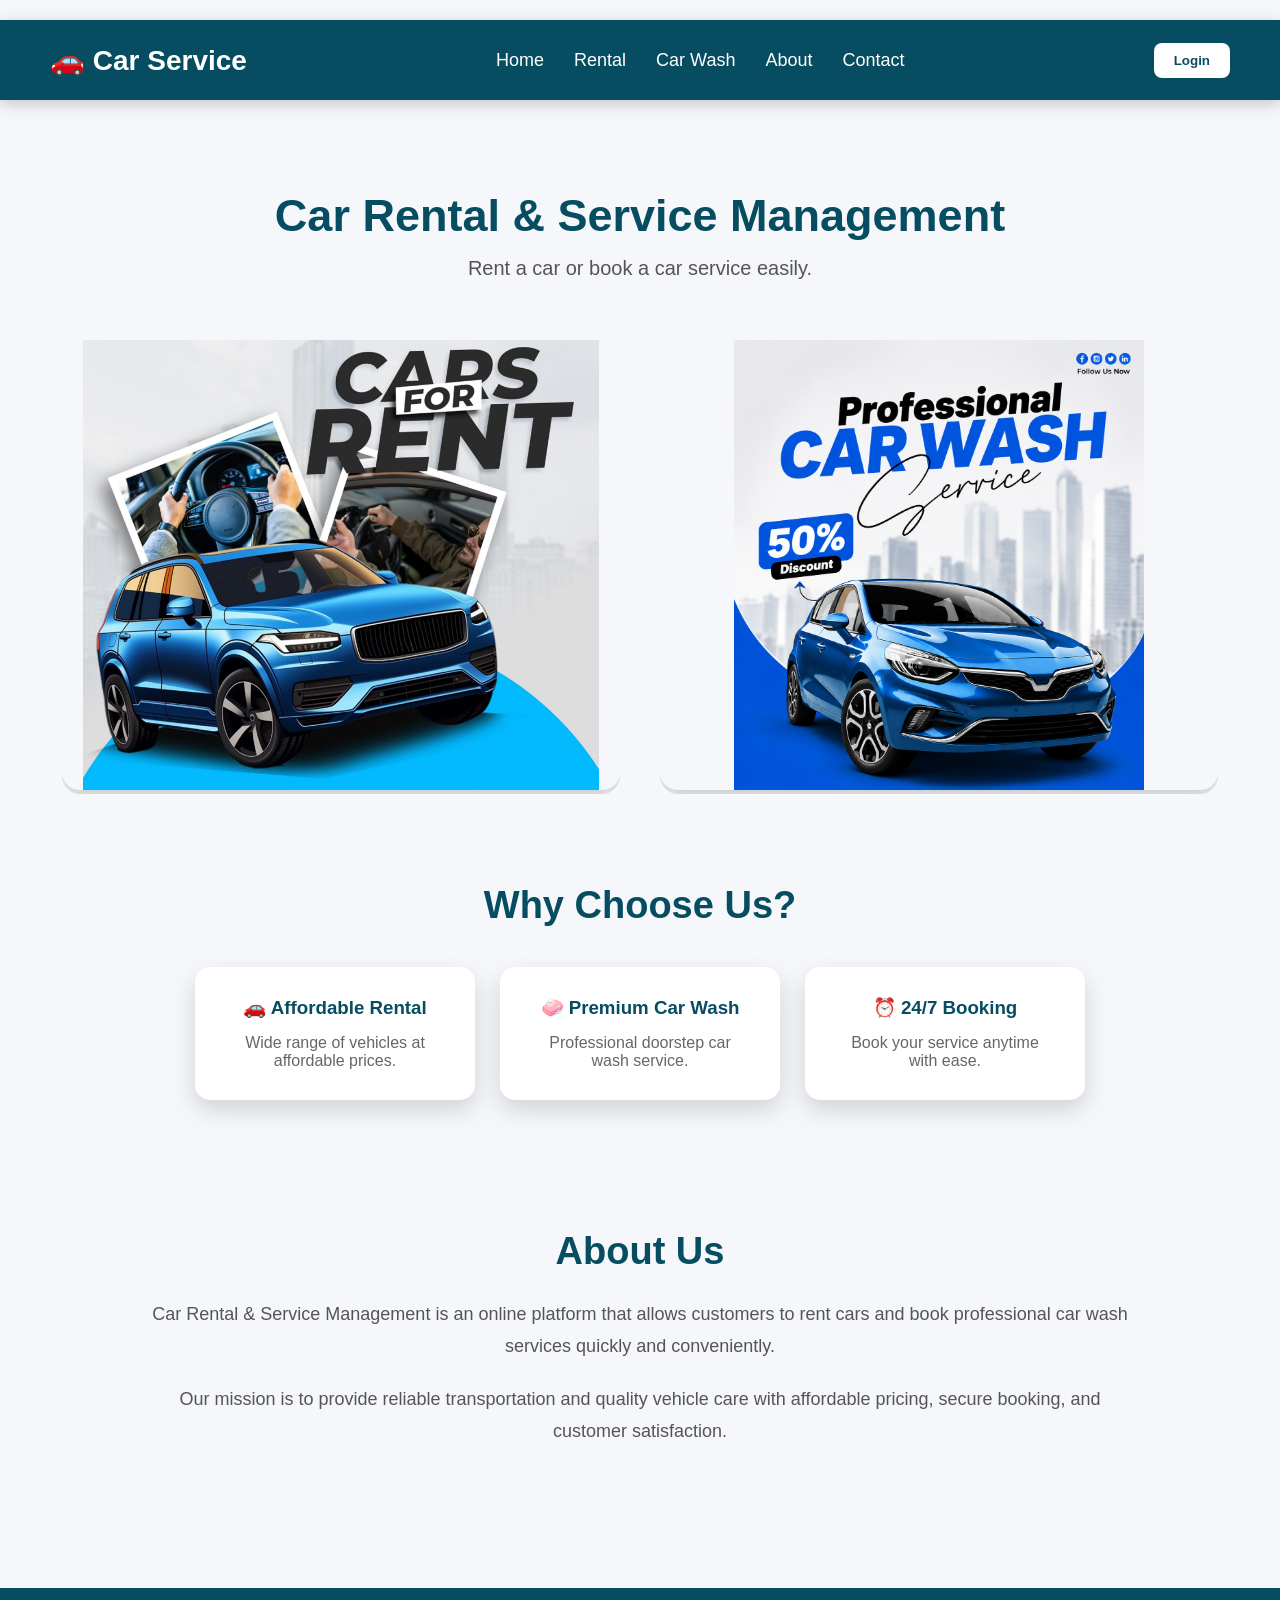
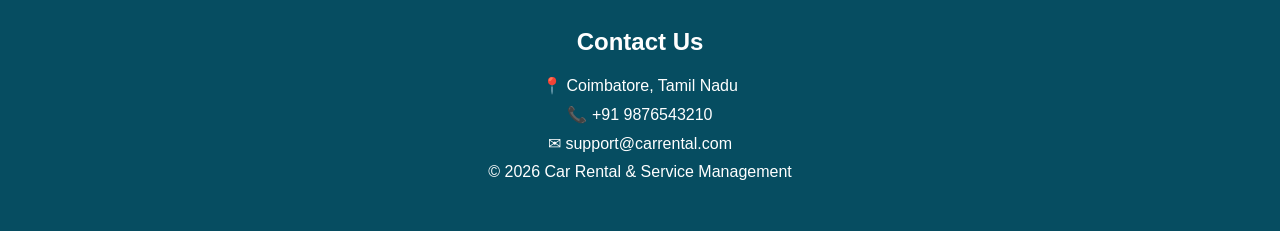
<file: index.html>
<!DOCTYPE html>
<html lang="en">
<head>
    <meta charset="UTF-8">
    <meta name="viewport" content="width=device-width, initial-scale=1.0">
    <title>Car Rental & Service Management</title>

    <link rel="stylesheet" href="style.css">
</head>

<body>

<!-- Navigation Bar -->

<nav class="navbar">

    <div class="logo">
        🚗 Car Service
    </div>

    <ul class="nav-links">

        <li><a href="index.html">Home</a></li>

        <li><a href="rental.html">Rental</a></li>

        <li><a href="carwash.html">Car Wash</a></li>

        <li><a href="#about">About</a></li>

        <li><a href="#contact">Contact</a></li>

    </ul>

    <a href="login.html" class="login-btn">
        <button>Login</button>
    </a>

</nav>

<!-- Heading -->

<header>

    <h1>Car Rental & Service Management</h1>

    <p>Rent a car or book a car service easily.</p>

</header>

<!-- Images -->

<section class="container">

    <div class="image-box">

        <a href="rental.html">

            <img src="car rental service img.jpg">

            <div class="overlay">
                🚗 Car Rental
            </div>

        </a>

    </div>

    <div class="image-box">

        <a href="carwash.html">

            <img src="ChatGPT carwash.png">

            <div class="overlay">
                🧼 Car Wash
            </div>

        </a>

    </div>

</section>

<!-- Why Choose Us -->

<section class="features">

<h2>Why Choose Us?</h2>

<div class="feature-container">

<div class="card">

<h3>🚗 Affordable Rental</h3>

<p>Wide range of vehicles at affordable prices.</p>

</div>

<div class="card">

<h3>🧼 Premium Car Wash</h3>

<p>Professional doorstep car wash service.</p>

</div>

<div class="card">

<h3>⏰ 24/7 Booking</h3>

<p>Book your service anytime with ease.</p>

</div>

</div>

</section>

<!-- About -->

<section id="about" class="about">

<h2>About Us</h2>

<p>

Car Rental & Service Management is an online platform that allows customers to rent cars and book professional car wash services quickly and conveniently.

</p>

<p>

Our mission is to provide reliable transportation and quality vehicle care with affordable pricing, secure booking, and customer satisfaction.

</p>

</section>

<!-- Contact -->

<footer id="contact">

<h2>Contact Us</h2>

<p>📍 Coimbatore, Tamil Nadu</p>

<p>📞 +91 9876543210</p>

<p>✉ support@carrental.com</p>

<p>© 2026 Car Rental & Service Management</p>

</footer>

</body>
</html>
</file>
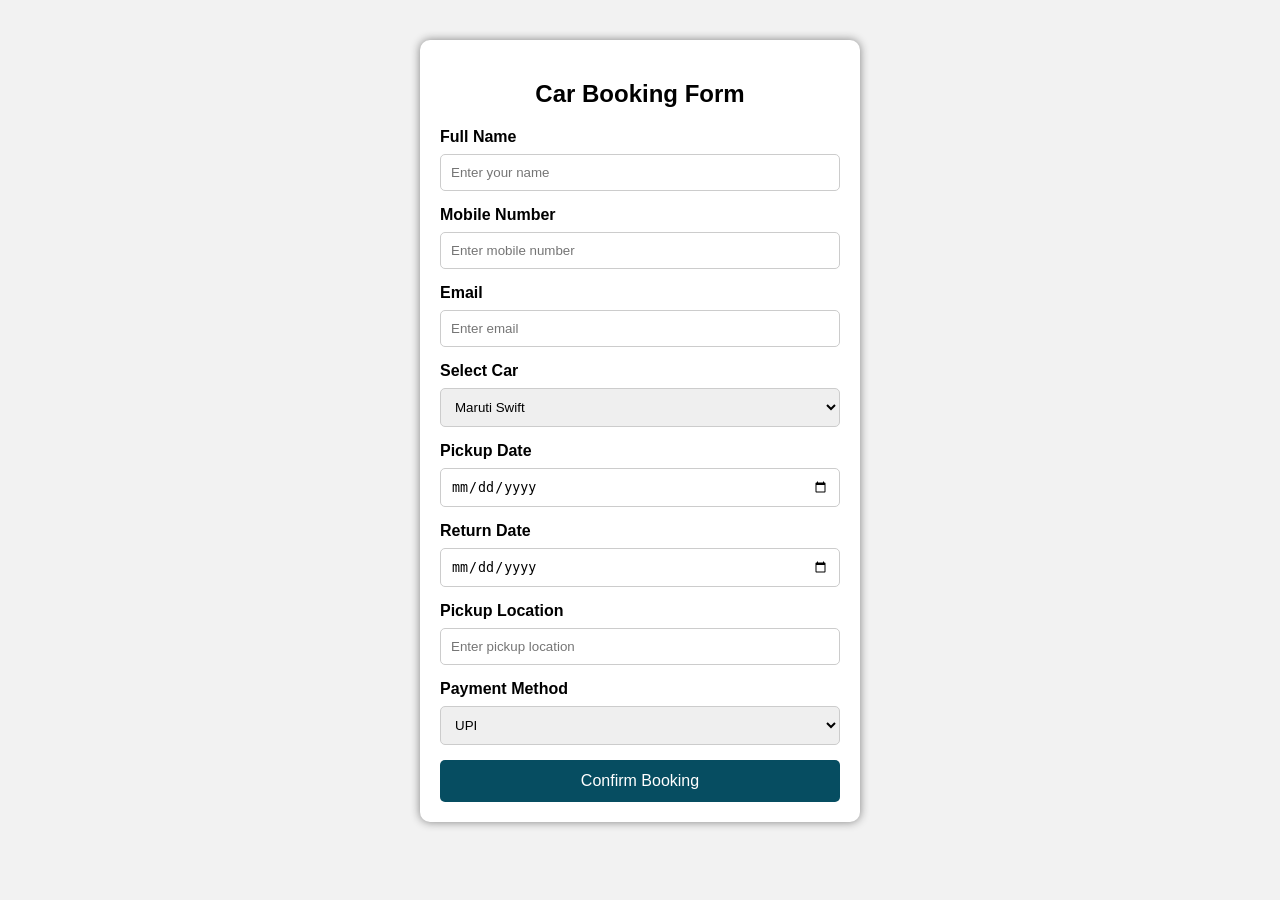
<file: booking.html>
<!DOCTYPE html>
<html lang="en">
<head>
<meta charset="UTF-8">
<meta name="viewport" content="width=device-width, initial-scale=1.0">
<title>Car Booking Form</title>

<style>
body{
    font-family:Arial, sans-serif;
    background:#f2f2f2;
}

.container{
    width:400px;
    margin:40px auto;
    background:white;
    padding:20px;
    border-radius:10px;
    box-shadow:0 0 10px gray;
}

h2{
    text-align:center;
}

label{
    font-weight:bold;
}

input, select{
    width:100%;
    padding:10px;
    margin:8px 0 15px;
    border:1px solid #ccc;
    border-radius:5px;
    box-sizing:border-box;
}

button{
    width:100%;
    padding:12px;
    background:#064d61;
    color:white;
    border:none;
    border-radius:5px;
    font-size:16px;
    cursor:pointer;
}

button:hover{
    background:#043b4a;
}
</style>

</head>
<body>

<div class="container">

<h2>Car Booking Form</h2>

<form onsubmit="return confirmBooking()">

<label>Full Name</label>
<input type="text" placeholder="Enter your name" required>

<label>Mobile Number</label>
<input type="tel" placeholder="Enter mobile number" required>

<label>Email</label>
<input type="email" placeholder="Enter email" required>

<label>Select Car</label>
<select required>
    <option>Maruti Swift</option>
    <option>Baleno</option>
    <option>Hyundai i20</option>
    <option>Hyundai Creta</option>
    <option>Toyota Innova</option>
</select>

<label>Pickup Date</label>
<input type="date" required>

<label>Return Date</label>
<input type="date" required>

<label>Pickup Location</label>
<input type="text" placeholder="Enter pickup location" required>

<label>Payment Method</label>
<select required>
    <option>UPI</option>
    <option>Credit Card</option>
    <option>Debit Card</option>
    <option>Cash</option>
</select>

<button type="submit">Confirm Booking</button>


</form>

</div>

<script> 
function confirmBooking() {

    alert("🎉 Booking Confirmed Successfully!");
    return true; }
 
</script>

</body>
</html>
</file>
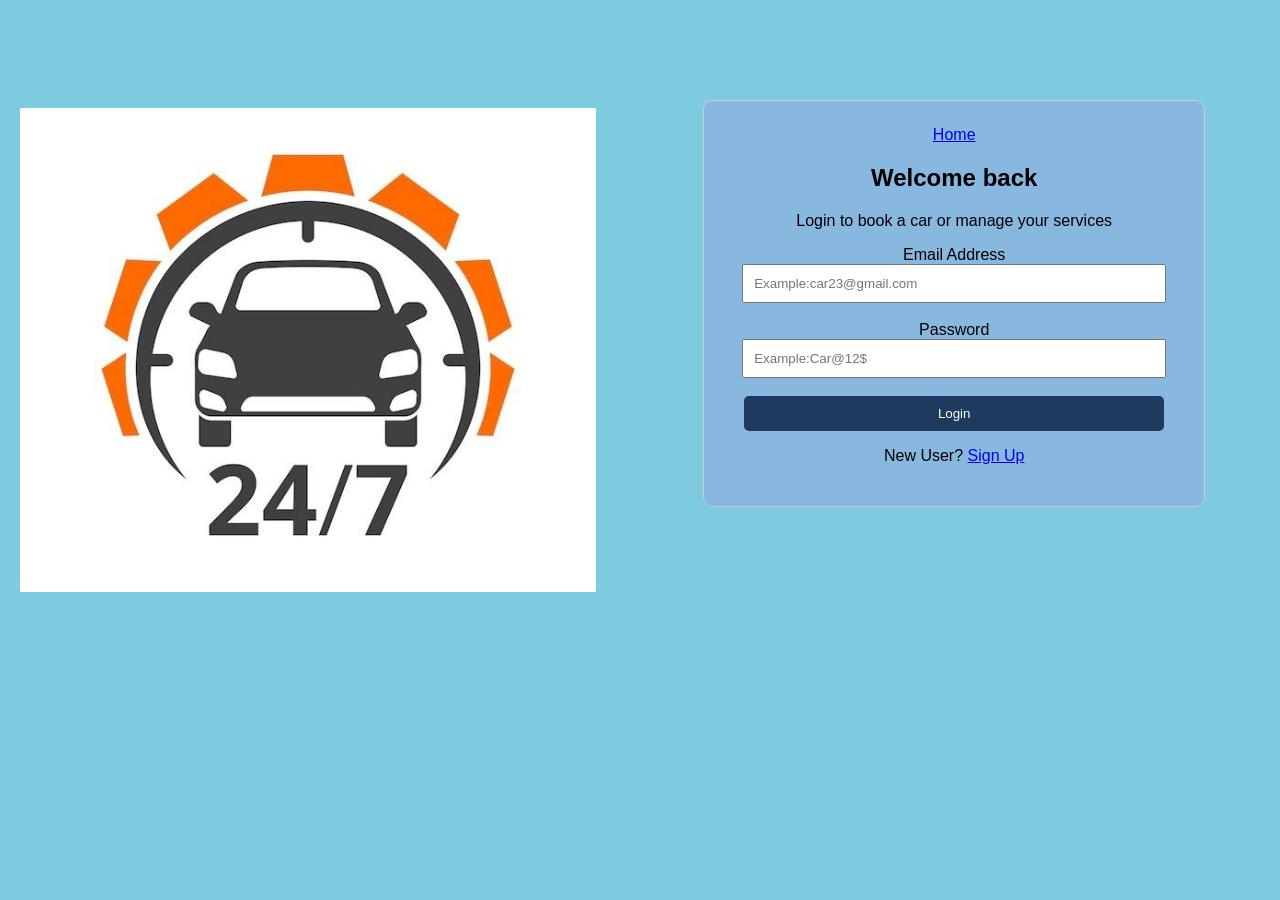
<file: login.html>
<!DOCTYPE html>
<html lang="en">
<head>
    <meta charset="UTF-8">
    <meta name="viewport" content="width=device-width, initial-scale=1.0">
    <title>Car Rental & Service</title> 


     <style>
         body{
        background-color : #7ecbe0;
        text-align : center;
        font-family : Arial;

         }
         div{
            background-color: rgb(136, 183, 223);
            width: 450px;
            margin: 100px ;
            margin-left: 55%;
            padding: 25px;
            border: 1px solid #ccc;
            border-radius: 10px;
         }
         input{
            width: 400px;
            padding: 10px;
         }
         button{
            width:420px;
            padding: 10px;
            background-color: #1e3a5f;
            color: white;
            border: none;
            border-radius: 5px;
         }
        
.car-image{
    width: 45%;
    height: 500px;
    object-fit: contain;
    position: absolute;
    left: 20px;
    top: 100px;
    border-radius: 10px;
}


 </style>
 
    
</head>
<body>
  
<img src="car login page image.jpg" class="car-image">


    <div>
        <a href="index.html">Home</a>
        <h2>Welcome back</h2>
        <p>Login to book a car or manage your services</p>

        <label>Email Address</label><br>
        <input type="email" placeholder="Example:car23@gmail.com">

        <br><br>

        <label>Password</label><br>
        <input type="password" placeholder="Example:Car@12$">

        <br><br>

        <button>Login</button>

        <br>

        <p>New User? <a href="signup.html">Sign Up</a></p>
    </div>
</body>
</html>
</file>
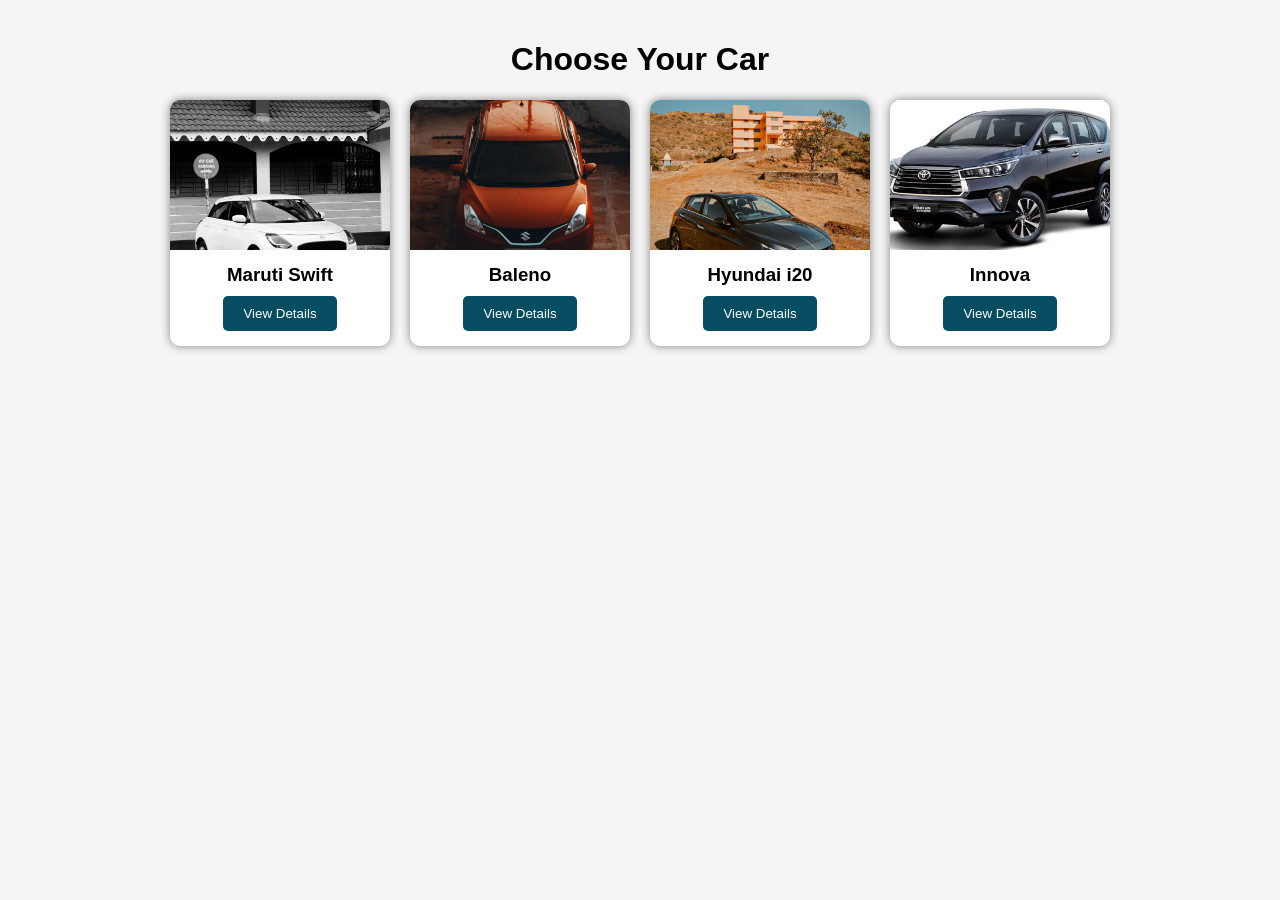
<file: rental.html>
<!DOCTYPE html>
<html lang="en">
<head>
<meta charset="UTF-8">
<meta name="viewport" content="width=device-width, initial-scale=1.0">
<title>Car Rental</title>

<style>
body{
    font-family: Arial, sans-serif;
    background:#f5f5f5;
    margin:0;
    padding:20px;
}

h1{
    text-align:center;
}

.container{
    display:flex;
    justify-content:center;
    gap:20px;
    flex-wrap:wrap;
}

.card{
    width:220px;
    background:white;
    border-radius:10px;
    box-shadow:0 0 10px gray;
    overflow:hidden;
    text-align:center;
}

.card img{
    width:100%;
    height:150px;
    object-fit:cover;
}

.card h3{
    margin:10px 0;
}

.card button{
    margin-bottom:15px;
    padding:10px 20px;
    background:#064d61;
    color:white;
    border:none;
    border-radius:5px;
    cursor:pointer;
}
</style>
</head>

<body>

<h1>Choose Your Car</h1>

<div class="container">

    <div class="card">
    <img src="maruti.jpg" width="220">
    <h3>Maruti Swift</h3>

    <button onclick="showDetails('swiftDetails')">View Details</button>

    <div id="swiftDetails" style="display:none; margin-top:15px;">
        <p><b>Fuel:</b> Petrol</p>
        <p><b>Seats:</b> 5</p>
        <p><b>Transmission:</b> Manual / Automatic</p>
        <p><b>Mileage:</b> 22 km/l</p>
        <p><b>Rent:</b> ₹1500 / Day</p>

        <a href="booking.html">
    <button>Book Now</button>
</a>
    </div>
 </div>



  <!--car2-->
   <div class="card">
    <img src="Baleno.jpg" width="220">
    <h3>Baleno</h3>

    <button onclick="showDetails('balenoDetails')">View Details</button>

    <div id="balenoDetails" style="display:none; margin-top:15px;">
        <p><b>Fuel:</b> Petrol</p>
        <p><b>Seats:</b> 5</p>
        <p><b>Transmission:</b> Manual / Automatic</p>
        <p><b>Mileage:</b> 20 km/l</p>
        <p><b>Rent:</b> ₹2000 / Day</p>

       <a href="booking.html">
    <button>Book Now</button>
</a>
    </div>
  </div>
  
  <!--car3-->

    <div class="card">
    <img src="car3 Hyundai i20.jpg" width="220">
    <h3>Hyundai i20</h3>

    <button onclick="showDetails('HyundaiDetails')">View Details</button>

    <div id="HyundaiDetails" style="display:none; margin-top:15px;">
        <p><b>Fuel:</b> Petrol</p>
        <p><b>Seats:</b> 5</p>
        <p><b>Transmission:</b> Manual / Automatic</p>
        <p><b>Mileage:</b> 19 km/l</p>
        <p><b>Rent:</b> ₹1800 / Day</p>

        <a href="booking.html">
    <button>Book Now</button>
</a>
    </div>
  </div>

    
    <div class="card">
    <img src="innova.png" width="220">
    <h3>Innova</h3>

    <button onclick="showDetails('InnovaDetails')">View Details</button>

    <div id="InnovaDetails" style="display:none; margin-top:15px;">
        <p><b>Fuel:</b> Diesel</p>
        <p><b>Seats:</b> 7-8</p>
        <p><b>Transmission:</b> Manual</p>
        <p><b>Mileage:</b> 23 km/l</p>
        <p><b>Rent:</b> ₹2500 / Day</p>

        <a href="booking.html">
    <button>Book Now</button>
</a>
    </div>
  </div>

</div>
<script>
function showDetails(id) {
    let details = document.getElementById(id);

    if (details.style.display === "none") {
        details.style.display = "block";
    } else {
        details.style.display = "none";
    }
}
</script>

</body>
</html>
</file>
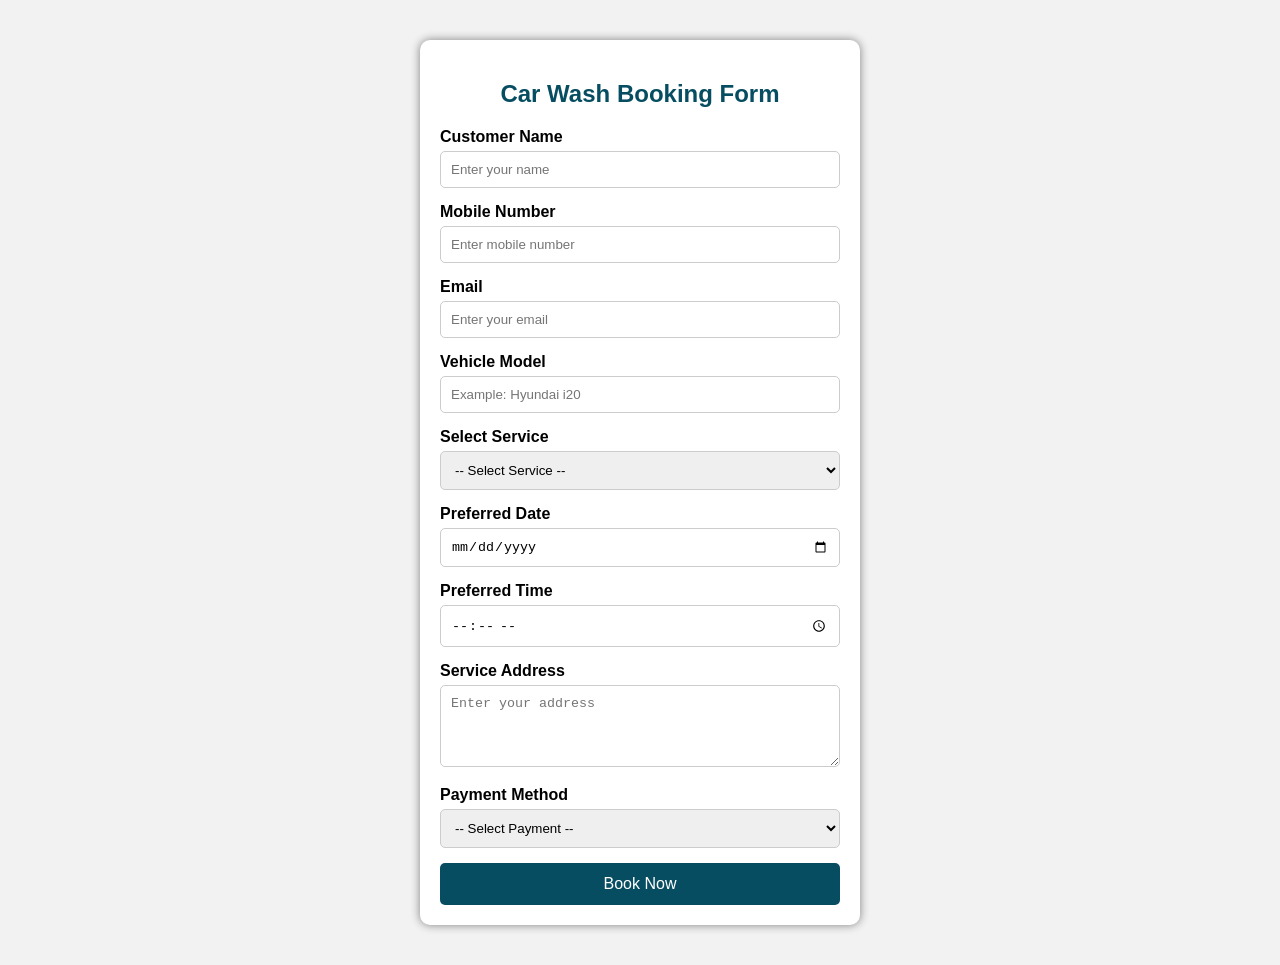
<file: service.html>
<!DOCTYPE html>
<html lang="en">
<head>
<meta charset="UTF-8">
<meta name="viewport" content="width=device-width, initial-scale=1.0">
<title>Car Wash Booking</title>

<style>

body{
    font-family: Arial, sans-serif;
    background:#f2f2f2;
}

.container{
    width:400px;
    margin:40px auto;
    background:white;
    padding:20px;
    border-radius:10px;
    box-shadow:0 0 10px gray;
}

h2{
    text-align:center;
    color:#064d61;
}

label{
    font-weight:bold;
}

input, select, textarea{
    width:100%;
    padding:10px;
    margin-top:5px;
    margin-bottom:15px;
    border:1px solid #ccc;
    border-radius:5px;
    box-sizing:border-box;
}

button{
    width:100%;
    padding:12px;
    background:#064d61;
    color:white;
    border:none;
    border-radius:5px;
    font-size:16px;
    cursor:pointer;
}

button:hover{
    background:#043844;
}

</style>
</head>

<body>

<div class="container">

<h2>Car Wash Booking Form</h2>

<form onsubmit="return bookService()"> 

<label>Customer Name</label>
<input type="text" placeholder="Enter your name" required>

<label>Mobile Number</label>
<input type="tel" placeholder="Enter mobile number" required>

<label>Email</label>
<input type="email" placeholder="Enter your email" required>

<label>Vehicle Model</label>
<input type="text" placeholder="Example: Hyundai i20" required>

<label>Select Service</label>
<select required>
    <option value="">-- Select Service --</option>
    <option>Basic Wash</option>
    <option>Premium Wash</option>
    <option>Interior Cleaning</option>
    <option>Full Detailing</option>
    <option>Ceramic Coating</option>
</select>

<label>Preferred Date</label>
<input type="date" required>

<label>Preferred Time</label>
<input type="time" required>

<label>Service Address</label>
<textarea rows="4" placeholder="Enter your address" required></textarea>

<label>Payment Method</label>
<select required>
    <option value="">-- Select Payment --</option>
    <option>Cash</option>
    <option>UPI</option>
    <option>Debit Card</option>
    <option>Credit Card</option>
</select>

<a href="servicebooking.html">
    <button>Book Now</button>
</a>

</form>

</div>

<script>
function bookService(){

    alert("✅ Car Wash Service Booked Successfully!");

    window.location.href = "success.html";

    return false;
}
</script>

</body>
</html>
</file>
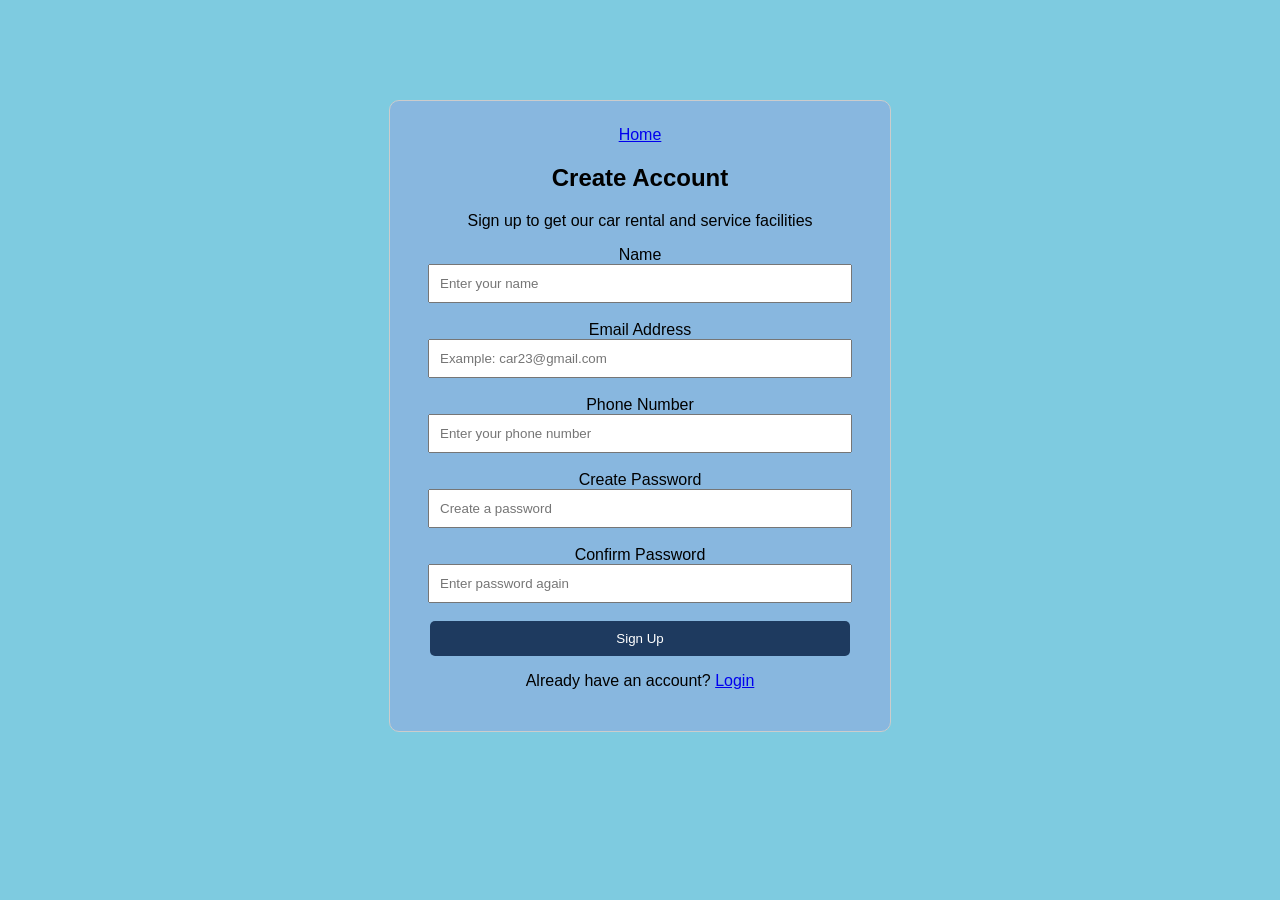
<file: signup.html>
<!DOCTYPE html>
<html>
<head>
    <title>Sign Up - Car Rental & Services</title>
    <style>
         body{
        background-color : #7ecbe0;
        text-align : center;
        font-family : Arial;
         }
         div{
            background-color: rgb(136, 183, 223);
            width: 450px;
            margin: 100px auto;
            padding: 25px;
            border: 1px solid #ccc;
            border-radius: 10px;
         }
         input{
            width: 400px;
            padding: 10px;
         }
         button{
            width:420px;
            padding: 10px;
            background-color: #1e3a5f;
            color: white;
            border: none;
            border-radius: 5px;
         }
    </style>
</head>
<body>
    <div>
    <a href="index.html">Home</a>

    <h2>Create Account</h2>
    <p>Sign up to get our car rental and service facilities</p>

    <label>Name</label><br>
    <input type="text" placeholder="Enter your name">

    <br><br>

    <label>Email Address</label><br>
    <input type="email" placeholder="Example: car23@gmail.com">

    <br><br>

    <label>Phone Number</label><br>
    <input type="tel" placeholder="Enter your phone number">

    <br><br>

    <label>Create Password</label><br>
    <input type="password" placeholder="Create a password">

    <br><br>

    <label>Confirm Password</label><br>
    <input type="password" placeholder="Enter password again">

    <br><br>

    <button>Sign Up</button>

    <p>Already have an account? <a href="login.html">Login</a></p>
</div>
</body>
</html>
</file>
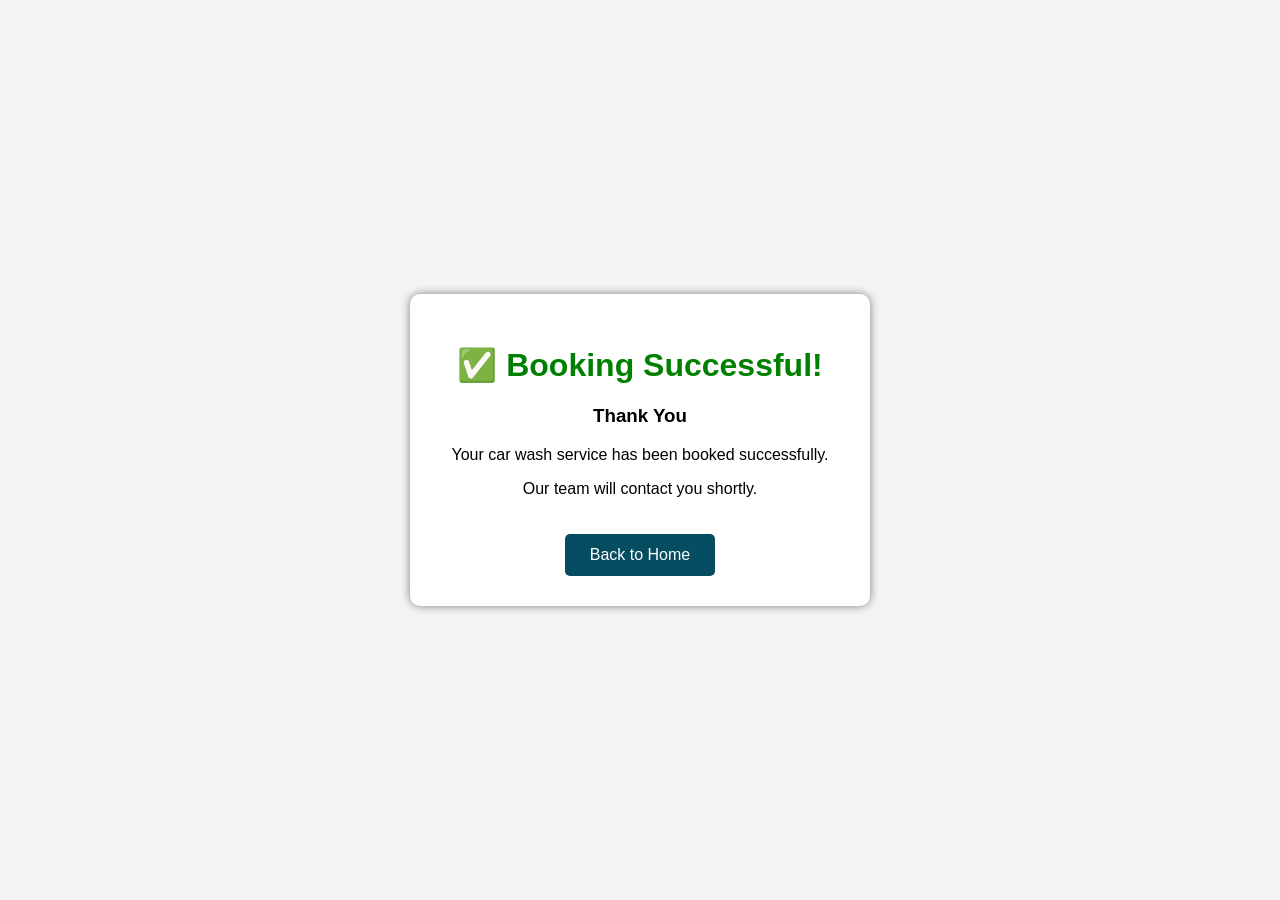
<file: succes.html>
<!DOCTYPE html>
<html lang="en">
<head>
<meta charset="UTF-8">
<meta name="viewport" content="width=device-width, initial-scale=1.0">
<title>Booking Successful</title>

<style>
body{
    margin:0;
    font-family:Arial,sans-serif;
    background:#f4f4f4;
    display:flex;
    justify-content:center;
    align-items:center;
    height:100vh;
}

.box{
    background:white;
    width:400px;
    padding:30px;
    text-align:center;
    border-radius:10px;
    box-shadow:0 0 10px gray;
}

h1{
    color:green;
}

button{
    margin-top:20px;
    padding:12px 25px;
    background:#064d61;
    color:white;
    border:none;
    border-radius:5px;
    cursor:pointer;
    font-size:16px;
}

button:hover{
    background:#043844;
}
</style>
</head>

<body>

<div class="box">

<h1>✅ Booking Successful!</h1>

<h3>Thank You</h3>

<p>Your car wash service has been booked successfully.</p>

<p>Our team will contact you shortly.</p>

<a href="index.html">
<button>Back to Home</button>
</a>

</div>

</body>
</html>
</file>
<file: style.css>
*{

margin:0;
padding:0;
box-sizing:border-box;

}

html{


scroll-behavior:smooth;
padding-top:20px;

}

body{

font-family:Arial, sans-serif;
background:#f5f7fa;

}

/* NAVBAR */

.navbar{

     position:sticky;
    top:0;
    z-index:1000;
    height:80px;
display:flex;
justify-content:space-between;
align-items:center;

background:#064d61;

padding:18px 50px;

position:sticky;
top:0;

box-shadow:0 4px 15px rgba(0,0,0,.2);

}

.logo{

font-size:28px;
font-weight:bold;
color:white;

}

.nav-links{

display:flex;
list-style:none;
gap:30px;

}

.nav-links a{

text-decoration:none;
color:white;
font-size:18px;
transition:.3s;

}

.nav-links a:hover{

color:#FFD54F;

}

.login-btn button{

padding:10px 20px;

background:white;

color:#064d61;

border:none;

border-radius:8px;

cursor:pointer;

font-weight:bold;

transition:.3s;

}

.login-btn button:hover{

background:#FFD54F;

transform:scale(1.05);

}

/* HEADER */

header{
    text-align:center;
    padding:60px 20px 40px;
    margin-top:30px;
}

header h1{

font-size:45px;

color:#064d61;

}

header p{

margin-top:15px;

font-size:20px;

color:#555;

}

/* IMAGE SECTION */

.container{

display:flex;

justify-content:center;

gap:40px;

padding:20px;

flex-wrap:wrap;

}

.image-box{

width:45%;

position:relative;

overflow:hidden;

border-radius:18px;

}

.image-box img{

width:100%;

height:450px;

object-fit:contain;

border-radius:18px;

transition:.5s;

box-shadow:0 8px 25px rgba(0,0,0,.2);

}

.image-box:hover img{

transform:scale(1.05);

filter:brightness(1.1);

box-shadow:0 0 30px rgba(0,170,255,.7);

}

.overlay{

position:absolute;

bottom:20px;

left:50%;

transform:translateX(-50%);

background:rgba(0,0,0,.7);

color:white;

padding:12px 25px;

border-radius:30px;

font-size:22px;

opacity:0;

transition:.4s;

}

.image-box:hover .overlay{

opacity:1;

}

/* FEATURES */

.features{

padding:70px 20px;

text-align:center;

}

.features h2{

font-size:38px;

color:#064d61;

margin-bottom:40px;

}

.feature-container{

display:flex;

justify-content:center;

gap:25px;

flex-wrap:wrap;

}

.card{

width:280px;

background:white;

padding:30px;

border-radius:15px;

box-shadow:0 10px 25px rgba(0,0,0,.15);

transition:.3s;

}

.card:hover{

transform:translateY(-10px);

}

.card h3{

margin-bottom:15px;

color:#064d61;

}

.card p{

color:#666;

}

/* ABOUT */

.about{

width:80%;

margin:auto;

padding:60px 20px;

text-align:center;

}

.about h2{

font-size:38px;

color:#064d61;

margin-bottom:25px;

}

.about p{

font-size:18px;

line-height:1.8;

color:#555;

margin-bottom:20px;

}

/* FOOTER */

footer{

margin-top:60px;

background:#064d61;

color:white;

text-align:center;

padding:40px;

}

footer h2{

margin-bottom:20px;

}

footer p{

margin:10px;

}
</file>
